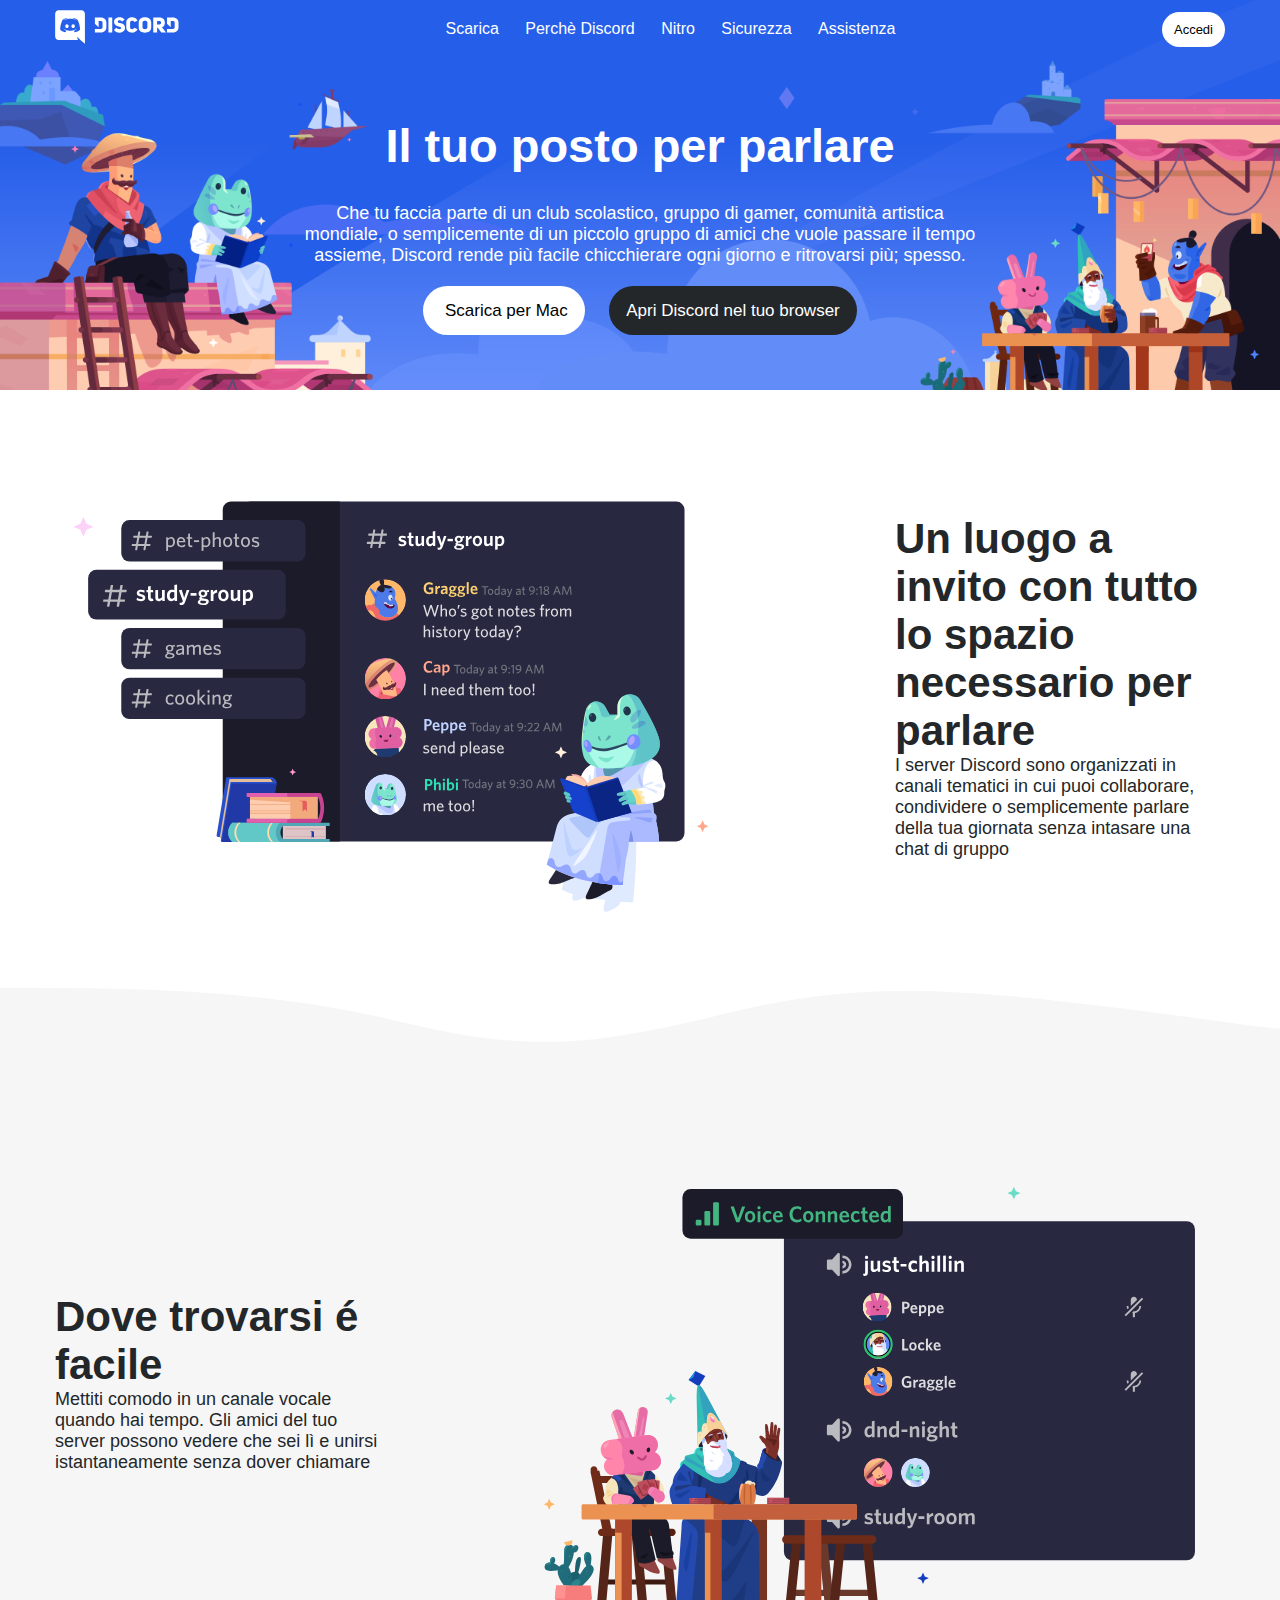
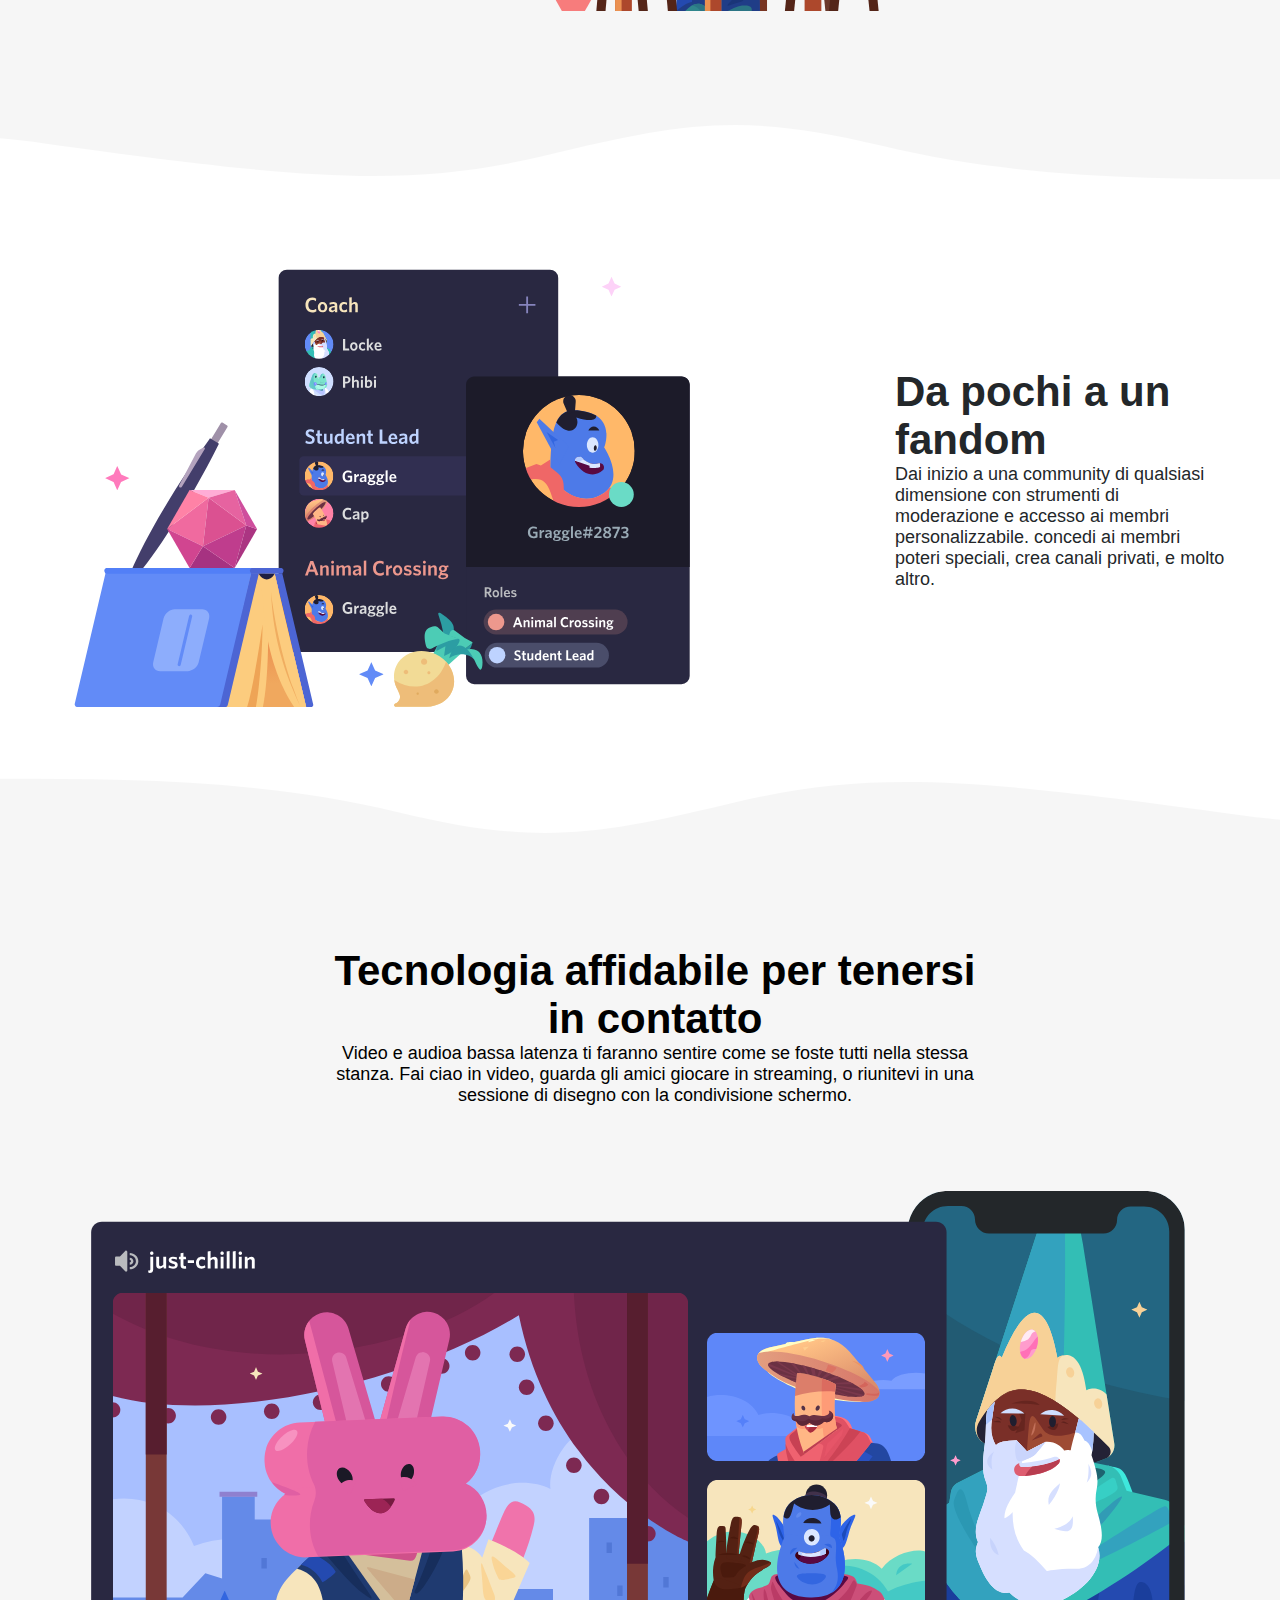
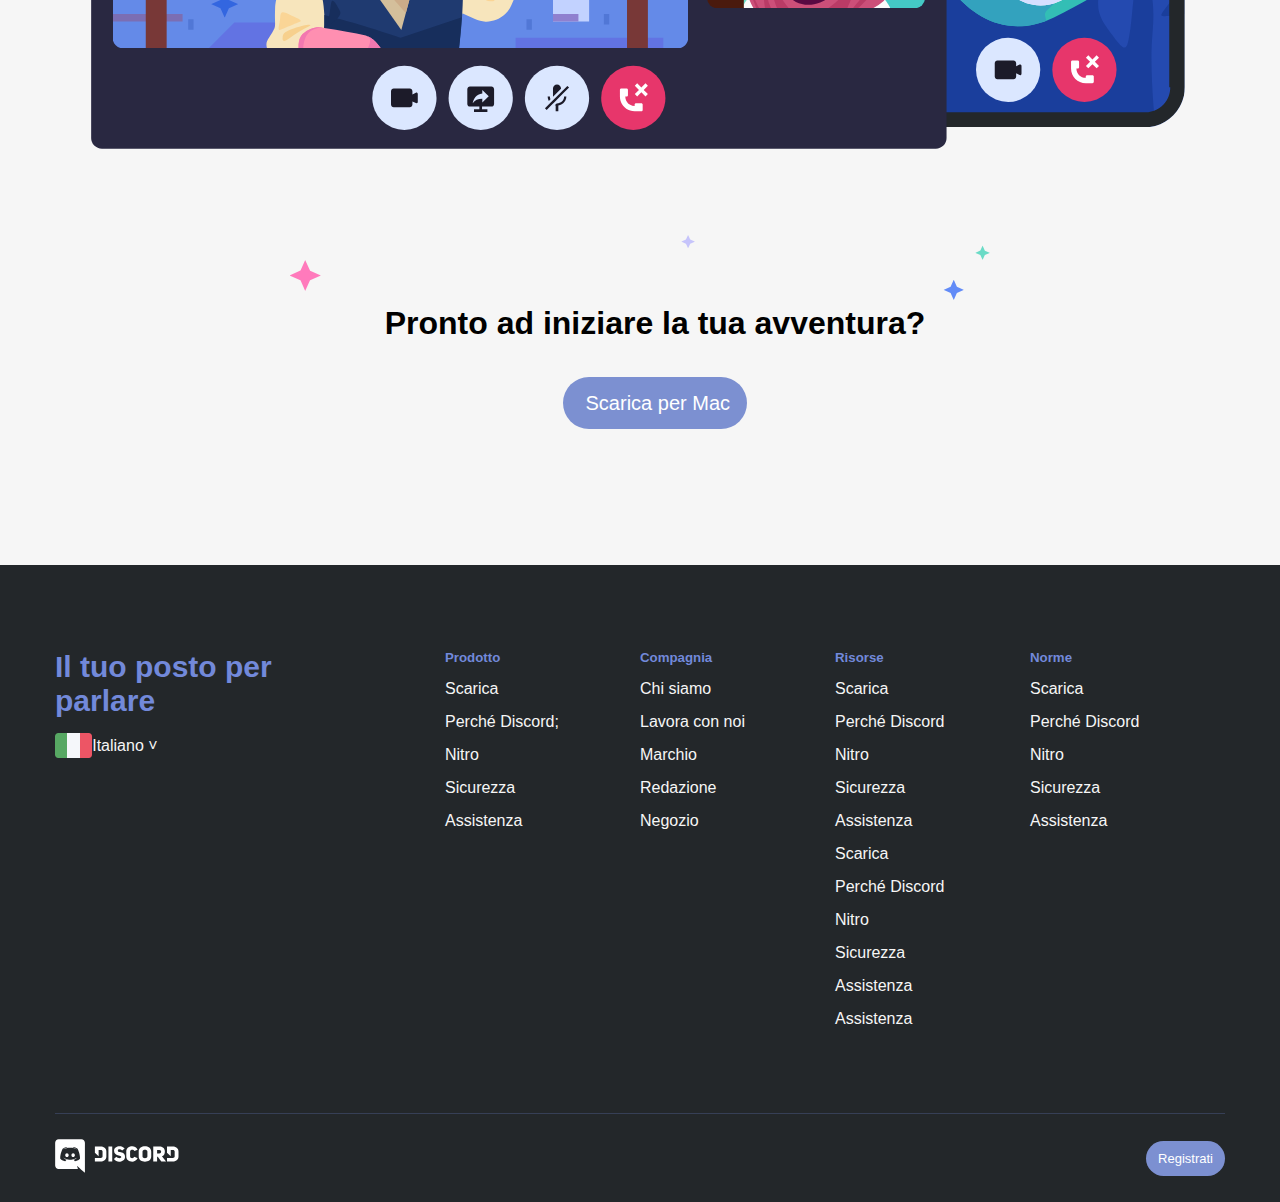
<file: index.html>
<!DOCTYPE html>
<html lang="en">
<head>
    <meta charset="UTF-8">
    <meta http-equiv="X-UA-Compatible" content="IE=edge">
    <meta name="viewport" content="width=device-width, initial-scale=1.0">
    <link rel="stylesheet" href="https://cdnjs.cloudflare.com/ajax/libs/font-awesome/6.2.0/css/all.min.css" integrity="sha512-xh6O/CkQoPOWDdYTDqeRdPCVd1SpvCA9XXcUnZS2FmJNp1coAFzvtCN9BmamE+4aHK8yyUHUSCcJHgXloTyT2A==" crossorigin="anonymous" referrerpolicy="no-referrer" />
    <link rel="stylesheet" href="css/style.css">
    <title>Discord</title>
</head>
<body>
    <!-- header : top-bar + jumbo -->
    <header>
        <!-- top-bar -->
        <div class="bg-jumbo">
            <nav class="size-pos flex">
                <a href="#"><img src="img/logo.svg" alt="Discord Logo"></a>
                <ul class="flex">

                            <!-- click on Scarica -->

                    <li><a href="/pages/index.html" class="wt-txt">Scarica</a></li>
                    
                    
                    <li><a href="#" class="wt-txt">Perch&egrave; Discord</a></li>
                    <li><a href="#" class="wt-txt">Nitro</a></li>
                    <li><a href="#" class="wt-txt">Sicurezza</a></li>
                    <li><a href="#" class="wt-txt">Assistenza</a></li>
                </ul>
                <a href="#" class="button white btn-top-bar blk-txt">Accedi</a>
            </nav>
        <!-- jumbo -->
            <div class="jumbo wt-txt">
                <h1>Il tuo posto per parlare</h1>
                <p>Che tu faccia parte di un club scolastico, gruppo di gamer, comunit&agrave; artistica mondiale, o semplicemente di un piccolo gruppo di amici che vuole passare il tempo assieme, Discord rende pi&ugrave; facile chicchierare ogni giorno e ritrovarsi pi&ugrave;; spesso.</p>
                <div class="jmb-bar">
                    <a href="#" class="button white blk-txt jmb-bar"><i class="fa-solid fa-down-long"></i> &nbsp;Scarica per Mac</a>
                    <a href="#" class="button dark-black wt-txt jmb-bar">Apri Discord nel tuo browser</a>
                </div>
            </div>
        </div>
    </header>
    <!-- 4 pts body -->
    <main>
        <section>
            <section class="size-pos flex">
                <img src="img/item1.svg" alt="text-group" class="pg-img">
                <div class="pg-txt">
                    <h2>Un luogo a invito con tutto lo spazio necessario per parlare</h2>
                    <p>I server Discord sono organizzati in canali tematici in cui puoi collaborare, condividere o semplicemente parlare della tua giornata senza intasare una chat di gruppo</p>
                </div>
            </section>
        </section>
        <div class="wave"></div>
        <section class="bg-grey">
            <section class="size-pos flex">
                <div class="pg-txt">
                    <h2>Dove trovarsi &eacute; facile</h2>
                    <p>Mettiti comodo in un canale vocale quando hai tempo. Gli amici del tuo server possono vedere che sei l&igrave; e unirsi istantaneamente senza dover chiamare</p>
                </div>
                <img src="img/item2.svg" alt="vocal-group" class="pg-img">
            </section>
        </section>
        <div class="wave rotate"></div>
        <section>
            <section class="size-pos flex">
                <img src="img/item3.svg" alt="members order" class="pg-img">
                <div class="pg-txt">
                    <h2>Da pochi a un fandom</h2>
                    <p>Dai inizio a una community di qualsiasi dimensione con strumenti di moderazione e accesso ai membri personalizzabile. concedi ai membri poteri speciali, crea canali privati, e molto altro.</p>
                </div>
            </section>
        </section>
        <div class="wave"></div>
        <section class="bg-grey flex-col">
            <section class="size-pos last">
                <h2>Tecnologia affidabile per tenersi in contatto</h2>
                <p>Video e audioa bassa latenza ti faranno sentire come se foste tutti nella stessa stanza. Fai ciao in video, guarda gli amici giocare in streaming, o riunitevi in una sessione di disegno con la condivisione schermo.</p>
            </section>
            <img src="img/item4-big.svg" alt="videochiamate" id="last-img" class="size-pos">
            <section class="size-pos last star">
                <h3 id="last-h3">Pronto ad iniziare la tua avventura?</h3>
                <div class="last">
                    <a href="#" class="button wt-txt lightpurple last-btn"><i class="fa-solid fa-down-long"></i> &nbsp;Scarica per Mac</a>
                </div>
            </section>
        </section>
    </main>
    <footer>
        <!-- footer list + bot-bar -->
        <section class="flex foot-list size-pos">
            <ul class="list-first">
                <li><h3 id="bot-title">Il tuo posto per <br> parlare</h3></li>
                <li class="flex ita">
                    <img src="img/ita.png" alt="italia" class="ita">
                    Italiano	&#709;
                </li>
                <li>
                    <ul  class="flex-icon">
                        <li class="twitter"></li>
                        <li class="instagram"></li>
                        <li class="facebook"></li>
                        <li class="youtube"></li>
                    </ul>
                </li>
            </ul>
            <ul class="list">
                <li><h5>Prodotto</h5></li>
                <li>Scarica</li>
                <li>Perch&eacute; Discord;</li>
                <li>Nitro</li>
                <li>Sicurezza</li>
                <li>Assistenza</li>
            </ul>
            <ul class="list">
                <li><h5>Compagnia</h5></li>
                <li>Chi siamo</li>
                <li>Lavora con noi</li>
                <li>Marchio</li>
                <li>Redazione</li>
                <li>Negozio</li>
            </ul>
            <ul class="list">
                <li><h5>Risorse</h5></li>
                <li>Scarica</li>
                <li>Perch&eacute; Discord</li>
                <li>Nitro</li>
                <li>Sicurezza</li>
                <li>Assistenza</li><li>Scarica</li>
                <li>Perch&eacute; Discord</li>
                <li>Nitro</li>
                <li>Sicurezza</li>
                <li>Assistenza</li>
                <li>Assistenza</li>
            </ul>
            <ul class="list">
                <li><h5>Norme</h5></li>
                <li>Scarica</li>
                <li>Perch&eacute; Discord</li>
                <li>Nitro</li>
                <li>Sicurezza</li>
                <li>Assistenza</li>
            </ul>
        </section>
        <div class="bot-bar size-pos flex">
            <a href="#"><img src="img/logo.svg" alt="Discord Logo"></a>
            <a href="#" class="button lightpurple btn-top-bar wt-txt">Registrati</a>            
        </div>
    </footer>
</body>
</html>
</file>
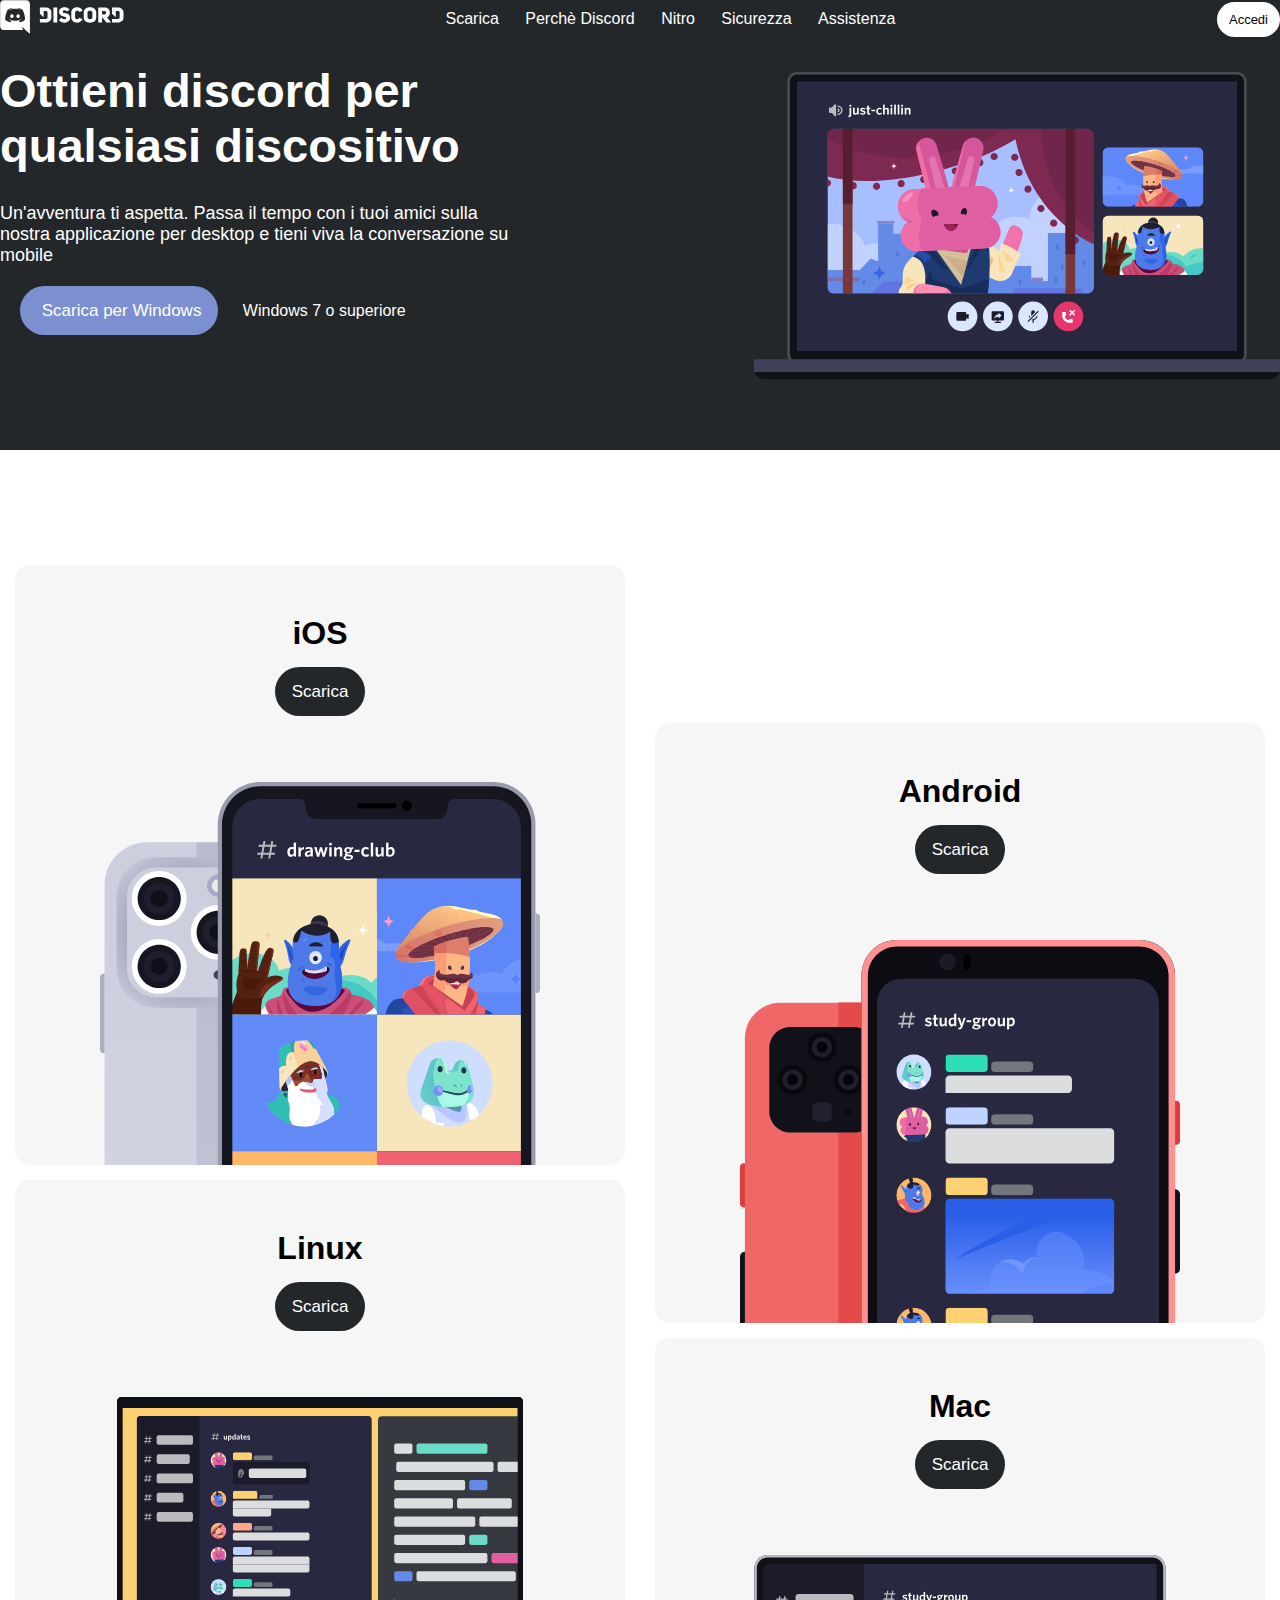
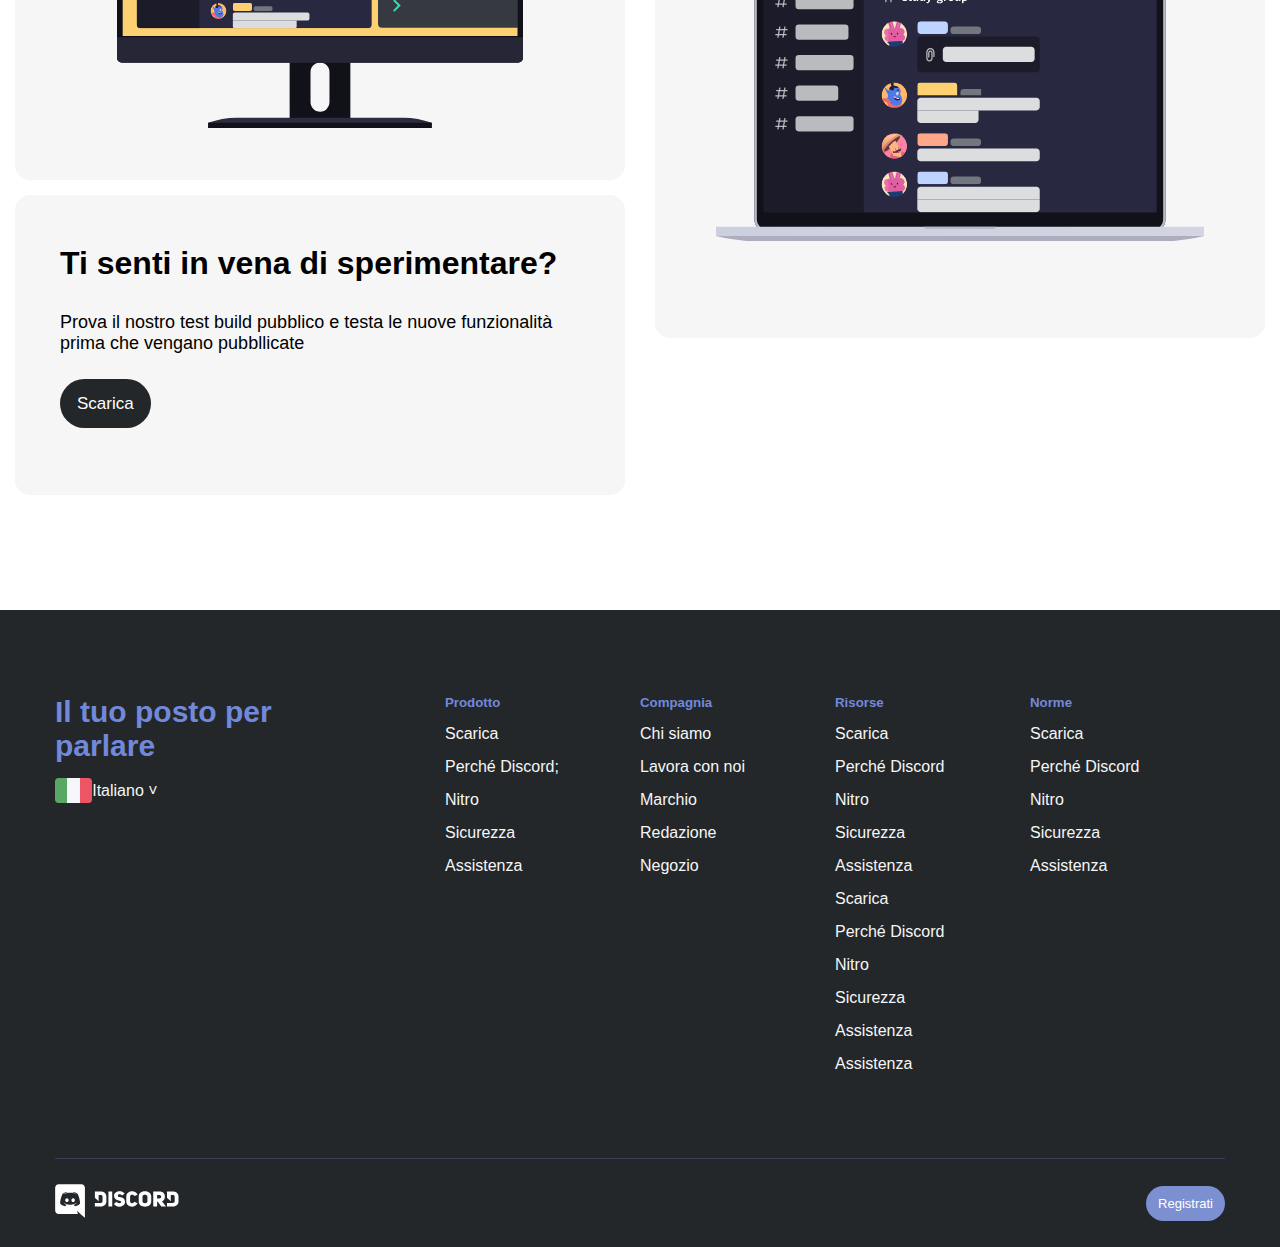
<file: pages/index.html>
<!DOCTYPE html>
<html lang="en">
<head>
    <meta charset="UTF-8">
    <meta http-equiv="X-UA-Compatible" content="IE=edge">
    <meta name="viewport" content="width=device-width, initial-scale=1.0">
    <link rel="stylesheet" href="https://cdnjs.cloudflare.com/ajax/libs/font-awesome/6.2.0/css/all.min.css" integrity="sha512-xh6O/CkQoPOWDdYTDqeRdPCVd1SpvCA9XXcUnZS2FmJNp1coAFzvtCN9BmamE+4aHK8yyUHUSCcJHgXloTyT2A==" crossorigin="anonymous" referrerpolicy="no-referrer" />
    <link rel="stylesheet" href="../css/style.css">
    <title>Scarica</title>
</head>
<body>
    <header>
        <div class="bg-jumbop1">
            <nav class="flex">

                <!-- click on Discord Logo -->

                <a href="../index.html"><img src="../img/logo.svg" alt="Discord Logo"></a>
                <ul class="flex">
                    <li><a href="#" class="wt-txt">Scarica</a></li>
                    <li><a href="#" class="wt-txt">Perch&egrave; Discord</a></li>
                    <li><a href="#" class="wt-txt">Nitro</a></li>
                    <li><a href="#" class="wt-txt">Sicurezza</a></li>
                    <li><a href="#" class="wt-txt">Assistenza</a></li>
                </ul>
                <a href="#" class="button white btn-top-bar blk-txt">Accedi</a>
            </nav>
                    <!-- jumbo -->
            <section class="wt-txt align flex">
                    <h1>Ottieni discord per qualsiasi discositivo</h1>
                    <p>Un'avventura ti aspetta. Passa il tempo con i tuoi amici sulla nostra applicazione per desktop e tieni viva la conversazione su mobile</p>
                    <div class="jmb-bar">
                        <a href="#" class="button lightpurple wt-txt jmb-bar"><i class="fa-solid fa-down-long"></i> &nbsp;Scarica per Windows</a>
                        <a href="#" class="dark-black wt-txt jmb-bar">Windows 7 o superiore</a>
                    </div>
            </section>
        </div>
    </header>
    <main>
        <!-- card section, columns, 4 equal cards + 1 small card -->
            <section class="flex cards-main">
                <section class="col">
                    <section class="card">
                        <h3>iOS</h3>
                        <a href="#" class="button dark-black wt-txt">Scarica</a>
                        <div class="card-img">
                            <img src="img/item1.svg" alt="">
                        </div>
                    </section>
                    <section class="card">
                        <h3>Linux</h3>
                        <a href="#" class="button dark-black wt-txt">Scarica</a>
                        <div class="card-img">
                            <img src="img/item3.svg" alt="">
                        </div>
                    </section>
                    <section class="card diff">
                        <h3>Ti senti in vena di sperimentare?</h3>
                        <p>Prova il nostro test build pubblico e testa le nuove funzionalità prima che vengano pubbllicate</p>
                        <a href="#" class="button dark-black wt-txt">Scarica</a>
                    </section>
                </section>
                
                <section class="col">
                    <section class="card">
                        <h3>Android</h3>
                        <a href="#" class="button dark-black wt-txt">Scarica</a>
                        <div class="card-img">
                            <img src="img/item2.svg" alt="">
                        </div>
                    </section>
                    <section class="card">
                        <h3>Mac</h3>
                        <a href="#" class="button dark-black wt-txt">Scarica</a>
                        <div class="card-img">
                            <img src="img/item4.svg" alt="">
                        </div>
                    </section>
                </section>
            </section>
    </main>
    <footer>
        <!-- footer list + bot-bar -->
        <section class="flex foot-list size-pos">
            <ul class="list-first">
                <li><h3 id="bot-title">Il tuo posto per <br> parlare</h3></li>
                <li class="flex ita">
                    <img src="../img/ita.png" alt="italia" class="ita">
                    Italiano	&#709;
                </li>
                <li>
                    <ul  class="flex-icon">
                        <li class="twitter"></li>
                        <li class="instagram"></li>
                        <li class="facebook"></li>
                        <li class="youtube"></li>
                    </ul>
                </li>
            </ul>
            <ul class="list">
                <li><h5>Prodotto</h5></li>
                <li>Scarica</li>
                <li>Perch&eacute; Discord;</li>
                <li>Nitro</li>
                <li>Sicurezza</li>
                <li>Assistenza</li>
            </ul>
            <ul class="list">
                <li><h5>Compagnia</h5></li>
                <li>Chi siamo</li>
                <li>Lavora con noi</li>
                <li>Marchio</li>
                <li>Redazione</li>
                <li>Negozio</li>
            </ul>
            <ul class="list">
                <li><h5>Risorse</h5></li>
                <li>Scarica</li>
                <li>Perch&eacute; Discord</li>
                <li>Nitro</li>
                <li>Sicurezza</li>
                <li>Assistenza</li><li>Scarica</li>
                <li>Perch&eacute; Discord</li>
                <li>Nitro</li>
                <li>Sicurezza</li>
                <li>Assistenza</li>
                <li>Assistenza</li>
            </ul>
            <ul class="list">
                <li><h5>Norme</h5></li>
                <li>Scarica</li>
                <li>Perch&eacute; Discord</li>
                <li>Nitro</li>
                <li>Sicurezza</li>
                <li>Assistenza</li>
            </ul>
        </section>
        <div class="bot-bar size-pos flex">
            <a href="#"><img src="../img/logo.svg" alt="Discord Logo"></a>
            <a href="#" class="button lightpurple btn-top-bar wt-txt">Registrati</a>            
        </div>
    </footer>
    
</body>
</html>
</file>
<file: css/style.css>
/* general */
*{
    margin:0;
    padding: 0;
    box-sizing: border-box;
}
body{
    font-family: Helvetica, Arial, sans-serif;

}
/* repetitive stuff and color palette:
jumbo: rgb(49, 97, 224)
lightpurple: #8ea1e1
purple: #7289da
not-black: #2c2f33
quite-black: #23272a
off-white: #f6f6f6
grey: #36393f
*/

.size-pos{
    max-width: 1170px;
    margin: 0 auto;
    padding: 10px 0;
}
li{
    list-style: none;
}
a{
    text-decoration: none;
}
.button{
    padding: 15px 17px;
    border-radius: 30px;
    font-size: 17px;
}
.white{
    background-color: white;
}
.white:hover{
    color: #7289da;
}
.flex{
    display: flex;
    justify-content: space-between;
    align-items: center;
}
.wt-txt{
    color: white;
}
.blk-txt{
    color: black;
}
.dark-black{
    background-color: #23272a;
}
.dark-black:hover{
    background-color: #36393f;
}
.bg-grey{
    background-color: #f6f6f6;
}
.lightpurple{
    background-color: #7c90d1;
}
.lightpurple:hover{
    background-color: #8ea1e1;
}
.flex-col{
    display: flex;
    flex-direction: column;
    align-items: center;
}
.flex-icon{
    display: flex;
    flex-direction: row;
    align-items: center;
}
.wave{
    background: url(../img/wave.svg);
    min-height: 100px;
    filter: opacity(3.5%);
}
.rotate{
    transform: rotate(180deg);
}
.button:hover{
    box-shadow: 0 10px 24px -4px rgba(0,0,0,0.32);
}


/* specific selector */
.top-bar{
    background-color: #255ee9;
}
header nav ul {
    width: 35%;
    min-width: 450px;
}
.btn-top-bar{
    font-size: 13px;
    padding: 10px 12px;
}
.bg-jumbo{
    background-image: url('../img/jumbo.png');
    background-repeat: no-repeat;
    background-size: cover;
    height: 390px;

}
.jumbo{
    max-width: 680px;
    margin: 0 auto;
    text-align: center;
}
h1{
    margin: 60px 0 30px;
    font-size: 47px;
}
p{
    font-size: 18px;
}
.jmb-bar{
    margin: 35px 10px;
}
.pg-img{
    width: 60%;
    min-width: 450px;
}
.pg-txt{
    width: 330px;
    color: #23272a;
}
h2{
    font-size: 42px;
}
h3{
    font-size: 32px;
    margin: 50px;
}
section.size-pos{
    padding: 70px 0;
}
#last-img{
    width: 100%;
    max-width: 1170px;
    text-align: center;
}
.star{
    background-image: url('../img/stars.svg');
    background-size: contain;
    background-repeat: no-repeat;
}
section.last{
    text-align: center;
    width: 700px;
    padding: 70px 0 0 30px;
}
#last-h3{
    margin-top: 0;
}
.last{
    padding-bottom: 150px;
}
.last-btn{
    font-size: 20px;
    margin: 50px;
}
footer{
    background-color: #23272a;
}
#bot-title{
    font-size: 30px;
}
h5, #bot-title{
    color: #7289da;
    margin: 0;
}
.foot-list{
    justify-content: space-around;
    padding: 40px 0;
    align-items: flex-start;
    color: #f6f6f6;
    border-bottom: 1px solid #363f56;
}
.list{
    width: calc(100% / 6);
}
.list-first{
    width: calc((100% / 6) * 2 );
}
.ita{
    justify-content: flex-start;
    height: 25px;
}
.list li, .list-first li{
    margin: 15px 0;
}

.flex-icon li{
    margin: 7px 10px;
}
.twitter::before{
    font-family: "Font Awesome 5 Brands";
    content: "\f099";
}
.instagram::before{
    font-family: "Font Awesome 5 Brands";
    content: "\f16d";
}
.facebook::before{
    font-family: "Font Awesome 5 Brands";
    content: "\f09a";
}
.youtube::before{
    font-family: "Font Awesome 5 Brands";
    content: "\f167";
}
.bot-bar{
    padding: 25px 0;
}

/* page 1 */
.align{
    text-align: left;
    width: 40%;
    display: inline-block;
}
.align h1{
    margin-top: 25px;
}
.bg-jumbop1{
    height: 450px;
    background-image: url(../pages/img/jumbopg1.svg);
    background-repeat: no-repeat;
    background-position: right;
    background-color: #23272a;
}
.jumboimg1{
    width: 50%;
    max-height: 300px;
    text-align: right;
}
.col{
    width: 50%;
    align-items: center;
}
.card{
    background-color: #f6f6f6;
    height: 600px;
    text-align: center;
    margin: 15px;
    border-radius: 15px;
    overflow: hidden;
}
.card h3{
    padding: 50px 0 30px;
    margin: 0 auto;
}
.card a{
    marg
}
.card-img{
    margin: 80px auto;
    height: 70%;
}
.diff{
    height: 300px;
    text-align: left;
    padding: 0 45px;
}
.card p{
    margin: 0 0 40px;
}
.cards-main{
    margin: 100px 0;
}
</file>
